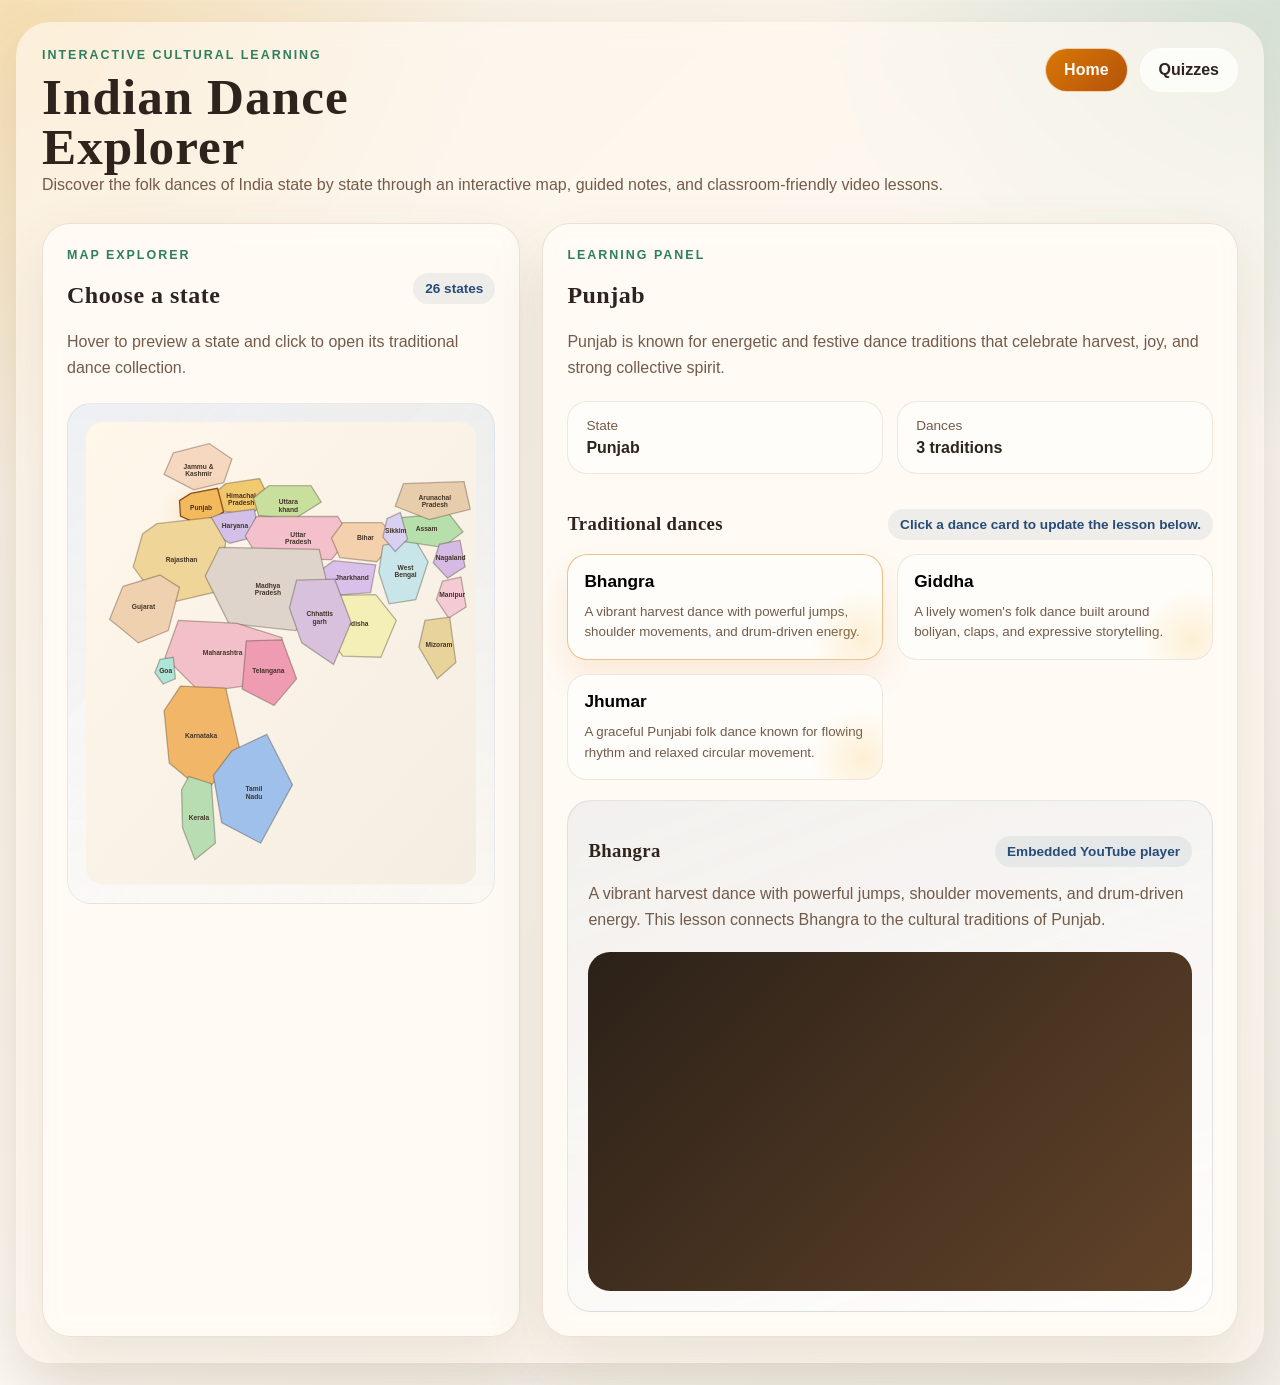
<file: index.html>
<!DOCTYPE html>
<html lang="en">
<head>
  <meta charset="UTF-8">
  <meta name="viewport" content="width=device-width, initial-scale=1.0">
  <title>Indian Dance Explorer</title>
  <link rel="preconnect" href="https://www.youtube.com">
  <link rel="stylesheet" href="style.css">
</head>
<body data-page="home">
  <div class="page-shell">
    <header class="site-header">
      <div>
        <p class="eyebrow">Interactive Cultural Learning</p>
        <h1>Indian Dance Explorer</h1>
        <p class="hero-copy">
          Discover the folk dances of India state by state through an interactive map, guided notes,
          and classroom-friendly video lessons.
        </p>
      </div>
      <nav class="navbar" aria-label="Main navigation">
        <a class="nav-link active" href="index.html">Home</a>
        <a class="nav-link" href="quiz.html">Quizzes</a>
      </nav>
    </header>

    <main class="explorer-layout">
      <section class="panel map-panel">
        <div class="panel-header">
          <div>
            <p class="section-kicker">Map Explorer</p>
            <h2>Choose a state</h2>
          </div>
          <span class="panel-chip">26 states</span>
        </div>
        <p class="panel-copy">
          Hover to preview a state and click to open its traditional dance collection.
        </p>
        <div class="map-stage">
          <svg id="indiaMap" viewBox="0 0 760 900" role="img" aria-label="Interactive map of India"></svg>
        </div>
      </section>

      <section class="panel detail-panel">
        <div class="detail-intro">
          <p class="section-kicker">Learning Panel</p>
          <h2 id="stateTitle">Select a state from the map</h2>
          <p id="stateSummary" class="state-summary">
            Traditional dance notes, dance cards, and a video lesson will appear here.
          </p>
        </div>

        <div class="stats-strip" id="statsStrip">
          <div class="stat-card">
            <span class="stat-label">State</span>
            <strong id="selectedStateLabel">None selected</strong>
          </div>
          <div class="stat-card">
            <span class="stat-label">Dances</span>
            <strong id="danceCountLabel">0 traditions</strong>
          </div>
        </div>

        <section class="dance-section">
          <div class="section-heading">
            <h3>Traditional dances</h3>
            <span id="dancePrompt" class="section-caption">Click a card to open the lesson.</span>
          </div>
          <div id="danceList" class="dance-list" aria-live="polite"></div>
        </section>

        <section id="videoSection" class="video-section empty">
          <div class="section-heading">
            <h3 id="danceTitle">Dance lesson</h3>
            <span class="section-caption">Embedded YouTube player</span>
          </div>
          <p id="danceDescription" class="dance-description">
            Choose a dance from the list to watch a curated lesson and read a quick introduction.
          </p>
          <div class="video-frame-wrap">
            <iframe
              id="danceVideo"
              title="Dance video player"
              loading="lazy"
              allow="accelerometer; autoplay; clipboard-write; encrypted-media; gyroscope; picture-in-picture"
              allowfullscreen
            ></iframe>
          </div>
        </section>
      </section>
    </main>
  </div>

  <script src="dance-data.js" defer></script>
  <script src="script.js" defer></script>
</body>
</html>
</file>
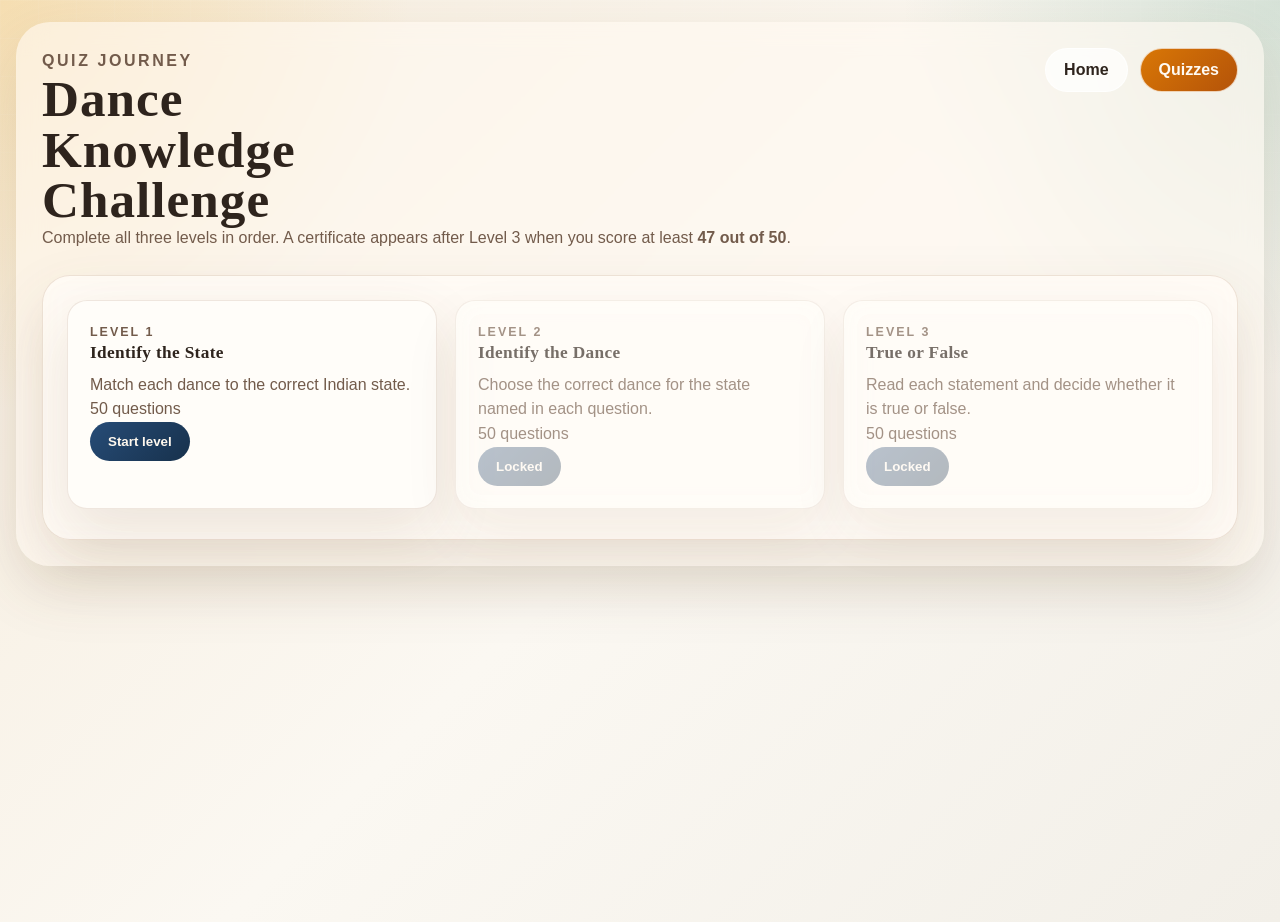
<file: quiz.html>
<!DOCTYPE html>
<html lang="en">
<head>
  <meta charset="UTF-8">
  <meta name="viewport" content="width=device-width, initial-scale=1.0">
  <title>Indian Dance Explorer | Quizzes</title>
  <link rel="stylesheet" href="style.css">
</head>
<body data-page="quiz">
  <div class="page-shell">
    <header class="quiz-hero">
      <div>
        <p class="eyebrow">Quiz Journey</p>
        <h1>Dance Knowledge Challenge</h1>
        <p>
          Complete all three levels in order. A certificate appears after Level 3 when you score
          at least <strong>47 out of 50</strong>.
        </p>
      </div>
      <nav class="navbar" aria-label="Main navigation">
        <a class="nav-link" href="index.html">Home</a>
        <a class="nav-link active" href="quiz.html">Quizzes</a>
      </nav>
    </header>

    <main class="quiz-grid">
      <section class="quiz-shell">
        <div class="level-grid" id="levelGrid"></div>
      </section>

      <section id="quizPanel" class="question-card hidden" aria-live="polite">
        <div class="quiz-toolbar">
          <div>
            <p class="section-kicker">Current Quiz</p>
            <h3 id="quizLevelTitle">Level 1</h3>
          </div>
          <button id="backToLevels" class="control-button" type="button">Back to levels</button>
        </div>

        <div class="question-meta">
          <span class="badge" id="questionProgress">Question 1 / 50</span>
          <span class="badge" id="questionScore">Score 0</span>
        </div>

        <h3 id="questionText"></h3>
        <p id="quizStatus" class="quiz-status">Choose the correct answer.</p>
        <div id="quizOptions" class="quiz-options"></div>
      </section>

      <section id="resultPanel" class="result-card hidden">
        <p class="section-kicker">Level Result</p>
        <h3 id="resultTitle">Level complete</h3>
        <p id="resultText"></p>
        <div class="result-actions">
          <button id="retryLevel" class="result-button" type="button">Retry level</button>
          <button id="nextAction" class="result-button" type="button">Continue</button>
        </div>
      </section>

      <section id="certificatePanel" class="certificate-card hidden">
        <p class="section-kicker">Achievement</p>
        <h3>Certificate of Completion</h3>
        <p class="certificate-copy">
          This certifies that the learner has successfully completed the Indian Dance Explorer quiz series.
        </p>
        <div class="certificate-name">Indian Dance Explorer Scholar</div>
        <p id="certificateScore" class="certificate-score"></p>
        <p class="certificate-copy">
          Awarded for demonstrating strong knowledge of Indian folk dance traditions across all three levels.
        </p>
        <div class="result-actions">
          <button id="printCertificate" class="result-button" type="button">Print certificate</button>
        </div>
      </section>
    </main>
  </div>

  <script src="quiz-data.js" defer></script>
  <script src="quiz.js" defer></script>
</body>
</html>
</file>
<file: style.css>
:root {
  --bg: #f8f3ea;
  --bg-soft: #fffaf3;
  --surface: rgba(255, 251, 245, 0.88);
  --surface-strong: #fffdf9;
  --border: rgba(125, 71, 27, 0.14);
  --text: #2e241d;
  --muted: #725b4b;
  --saffron: #d97706;
  --marigold: #f4b942;
  --leaf: #2f7f5f;
  --indigo: #274c77;
  --rose: #c55f3d;
  --shadow: 0 24px 60px rgba(102, 63, 26, 0.12);
  --radius-xl: 28px;
  --radius-lg: 20px;
  --radius-md: 14px;
}

* {
  box-sizing: border-box;
}

html {
  scroll-behavior: smooth;
}

body {
  margin: 0;
  color: var(--text);
  font-family: "Trebuchet MS", "Segoe UI", sans-serif;
  background:
    radial-gradient(circle at top left, rgba(244, 185, 66, 0.28), transparent 26%),
    radial-gradient(circle at top right, rgba(47, 127, 95, 0.18), transparent 24%),
    linear-gradient(135deg, #f6ecdc 0%, #fbf8f2 52%, #f2efe8 100%);
  min-height: 100vh;
}

body::before {
  content: "";
  position: fixed;
  inset: 0;
  pointer-events: none;
  background-image:
    linear-gradient(rgba(255, 255, 255, 0.22) 1px, transparent 1px),
    linear-gradient(90deg, rgba(255, 255, 255, 0.18) 1px, transparent 1px);
  background-size: 38px 38px;
  mask-image: linear-gradient(to bottom, rgba(0, 0, 0, 0.28), transparent 75%);
}

.page-shell {
  width: min(1400px, calc(100% - 32px));
  margin: 22px auto;
  padding: 26px;
  border-radius: 34px;
  background: rgba(255, 248, 240, 0.62);
  box-shadow: var(--shadow);
  backdrop-filter: blur(14px);
}

.site-header,
.quiz-hero {
  display: flex;
  justify-content: space-between;
  align-items: flex-start;
  gap: 24px;
  margin-bottom: 24px;
}

.eyebrow,
.section-kicker {
  margin: 0 0 10px;
  text-transform: uppercase;
  letter-spacing: 0.16em;
  font-size: 0.78rem;
  color: var(--leaf);
  font-weight: 700;
}

h1,
h2,
h3,
.certificate-name {
  font-family: Georgia, "Times New Roman", serif;
  letter-spacing: 0.02em;
}

h1 {
  margin: 0;
  font-size: clamp(2.2rem, 4vw, 4.2rem);
  line-height: 0.98;
  max-width: 12ch;
}

.hero-copy,
.panel-copy,
.state-summary,
.dance-description,
.quiz-hero p,
.quiz-status,
.certificate-copy {
  margin: 0;
  color: var(--muted);
  line-height: 1.65;
  font-size: 1rem;
}

.navbar {
  display: flex;
  gap: 12px;
  flex-wrap: wrap;
  justify-content: flex-end;
}

.nav-link,
.control-button,
.quiz-option,
.result-button,
.level-card button,
.dance-card {
  border: 0;
  cursor: pointer;
  text-decoration: none;
  transition: transform 180ms ease, box-shadow 180ms ease, background-color 180ms ease, border-color 180ms ease;
}

.nav-link {
  padding: 12px 18px;
  border-radius: 999px;
  color: var(--text);
  background: rgba(255, 255, 255, 0.72);
  border: 1px solid rgba(255, 255, 255, 0.7);
  font-weight: 700;
}

.nav-link:hover,
.nav-link:focus-visible,
.control-button:hover,
.quiz-option:hover,
.result-button:hover,
.level-card button:hover,
.dance-card:hover {
  transform: translateY(-2px);
  box-shadow: 0 14px 28px rgba(53, 40, 26, 0.12);
}

.nav-link.active {
  color: #fffaf3;
  background: linear-gradient(135deg, var(--saffron), #b45309);
}

.explorer-layout {
  display: grid;
  grid-template-columns: minmax(320px, 40%) minmax(420px, 60%);
  gap: 22px;
  min-height: 74vh;
}

.panel,
.quiz-shell,
.level-card,
.question-card,
.certificate-card,
.result-card {
  background: var(--surface);
  border: 1px solid var(--border);
  border-radius: var(--radius-xl);
  box-shadow: var(--shadow);
  backdrop-filter: blur(12px);
}

.map-panel,
.detail-panel,
.quiz-shell {
  padding: 24px;
}

.panel-header,
.section-heading,
.quiz-toolbar,
.result-actions {
  display: flex;
  align-items: center;
  justify-content: space-between;
  gap: 16px;
}

.panel-chip,
.section-caption,
.badge {
  display: inline-flex;
  align-items: center;
  gap: 8px;
  padding: 8px 12px;
  border-radius: 999px;
  background: rgba(39, 76, 119, 0.08);
  color: var(--indigo);
  font-size: 0.85rem;
  font-weight: 700;
}

.map-stage {
  margin-top: 22px;
  padding: 18px;
  border-radius: 24px;
  background:
    linear-gradient(180deg, rgba(39, 76, 119, 0.08), rgba(39, 76, 119, 0.02)),
    linear-gradient(135deg, rgba(255, 255, 255, 0.86), rgba(255, 250, 243, 0.7));
  border: 1px solid rgba(39, 76, 119, 0.08);
}

#indiaMap {
  width: 100%;
  height: auto;
  display: block;
}

.map-state {
  cursor: pointer;
  outline: none;
}

.map-state path {
  fill: var(--state-fill, #f6d8b8);
  stroke: rgba(54, 38, 20, 0.32);
  stroke-width: 2.5;
  transition: fill 180ms ease, transform 180ms ease, filter 180ms ease, stroke 180ms ease;
}

.map-state text {
  font-size: 13px;
  fill: #423327;
  text-anchor: middle;
  font-weight: 800;
  pointer-events: none;
}

.map-state:hover path,
.map-state:focus-visible path,
.map-state.active path {
  fill: #f3b95d;
  stroke: #8b4b16;
  filter: drop-shadow(0 12px 18px rgba(217, 119, 6, 0.18));
  transform: translateY(-3px);
}

.detail-panel {
  display: flex;
  flex-direction: column;
  gap: 20px;
}

.stats-strip {
  display: grid;
  grid-template-columns: repeat(2, minmax(0, 1fr));
  gap: 14px;
}

.stat-card,
.dance-card,
.level-card,
.question-card,
.result-card {
  border-radius: var(--radius-lg);
  border: 1px solid rgba(125, 71, 27, 0.12);
  background: var(--surface-strong);
}

.stat-card {
  padding: 16px 18px;
}

.stat-label {
  display: block;
  margin-bottom: 6px;
  color: var(--muted);
  font-size: 0.85rem;
}

.dance-list {
  display: grid;
  grid-template-columns: repeat(2, minmax(0, 1fr));
  gap: 14px;
  min-height: 160px;
}

.dance-card {
  padding: 16px;
  text-align: left;
  position: relative;
  overflow: hidden;
}

.dance-card::after {
  content: "";
  position: absolute;
  inset: auto -35px -35px auto;
  width: 110px;
  height: 110px;
  border-radius: 50%;
  background: radial-gradient(circle, rgba(244, 185, 66, 0.2), transparent 65%);
}

.dance-card h4,
.level-card h3,
.question-card h3,
.certificate-card h3,
.result-card h3 {
  margin: 0 0 10px;
  font-size: 1.08rem;
}

.dance-card p,
.level-card p,
.question-card p,
.result-card p {
  margin: 0;
  color: var(--muted);
  line-height: 1.55;
}

.dance-card.active {
  border-color: rgba(217, 119, 6, 0.45);
  box-shadow: 0 18px 32px rgba(217, 119, 6, 0.12);
}

.video-section {
  padding: 20px;
  border-radius: 24px;
  background: linear-gradient(160deg, rgba(39, 76, 119, 0.06), rgba(255, 255, 255, 0.72));
  border: 1px solid rgba(39, 76, 119, 0.12);
  transform-origin: top;
  animation: panelFade 340ms ease;
}

.video-section.empty iframe {
  opacity: 0.25;
}

.video-frame-wrap {
  margin-top: 18px;
  border-radius: 22px;
  overflow: hidden;
  aspect-ratio: 16 / 9;
  background: linear-gradient(135deg, #2b2118, #624329);
}

#danceVideo {
  width: 100%;
  height: 100%;
  border: 0;
}

.quiz-grid {
  display: grid;
  gap: 20px;
}

.quiz-shell {
  padding-bottom: 30px;
}

.level-grid {
  display: grid;
  grid-template-columns: repeat(3, minmax(0, 1fr));
  gap: 18px;
}

.level-card,
.question-card,
.certificate-card,
.result-card {
  padding: 22px;
}

.level-card.locked {
  opacity: 0.65;
}

.level-card button,
.control-button,
.result-button {
  padding: 12px 18px;
  border-radius: 999px;
  color: #fff8ee;
  background: linear-gradient(135deg, var(--indigo), #17314c);
  font-weight: 700;
}

.level-card button:disabled {
  cursor: not-allowed;
  opacity: 0.5;
  transform: none;
  box-shadow: none;
}

.question-meta {
  display: flex;
  gap: 10px;
  flex-wrap: wrap;
  margin-bottom: 18px;
}

.quiz-options {
  display: grid;
  gap: 12px;
  margin-top: 20px;
}

.quiz-option {
  width: 100%;
  padding: 14px 16px;
  border-radius: 18px;
  text-align: left;
  border: 1px solid rgba(39, 76, 119, 0.12);
  background: #fffdf8;
  color: var(--text);
  font-size: 1rem;
}

.quiz-option.correct {
  background: rgba(47, 127, 95, 0.14);
  border-color: rgba(47, 127, 95, 0.5);
}

.quiz-option.incorrect {
  background: rgba(197, 95, 61, 0.14);
  border-color: rgba(197, 95, 61, 0.5);
}

.quiz-option:disabled {
  cursor: default;
}

.result-card.pass,
.certificate-card {
  background: linear-gradient(160deg, rgba(244, 185, 66, 0.16), rgba(255, 255, 255, 0.88));
}

.certificate-card {
  border: 2px solid rgba(217, 119, 6, 0.28);
}

.certificate-name {
  margin: 18px 0 8px;
  font-size: clamp(2rem, 4vw, 3rem);
}

.certificate-score {
  font-size: 1.15rem;
  font-weight: 700;
  color: var(--leaf);
}

.hidden {
  display: none !important;
}

@keyframes panelFade {
  from {
    opacity: 0;
    transform: translateY(12px);
  }
  to {
    opacity: 1;
    transform: translateY(0);
  }
}

@media (max-width: 1120px) {
  .explorer-layout,
  .level-grid {
    grid-template-columns: 1fr;
  }

  .dance-list {
    grid-template-columns: 1fr;
  }
}

@media (max-width: 760px) {
  .page-shell {
    width: calc(100% - 18px);
    margin: 9px auto;
    padding: 18px;
    border-radius: 24px;
  }

  .site-header,
  .quiz-hero,
  .quiz-toolbar,
  .section-heading,
  .panel-header,
  .result-actions {
    flex-direction: column;
    align-items: flex-start;
  }

  .navbar {
    width: 100%;
    justify-content: flex-start;
  }

  .stats-strip {
    grid-template-columns: 1fr;
  }

  .map-stage {
    padding: 10px;
  }

  .map-state text {
    font-size: 11px;
  }
}
</file>
